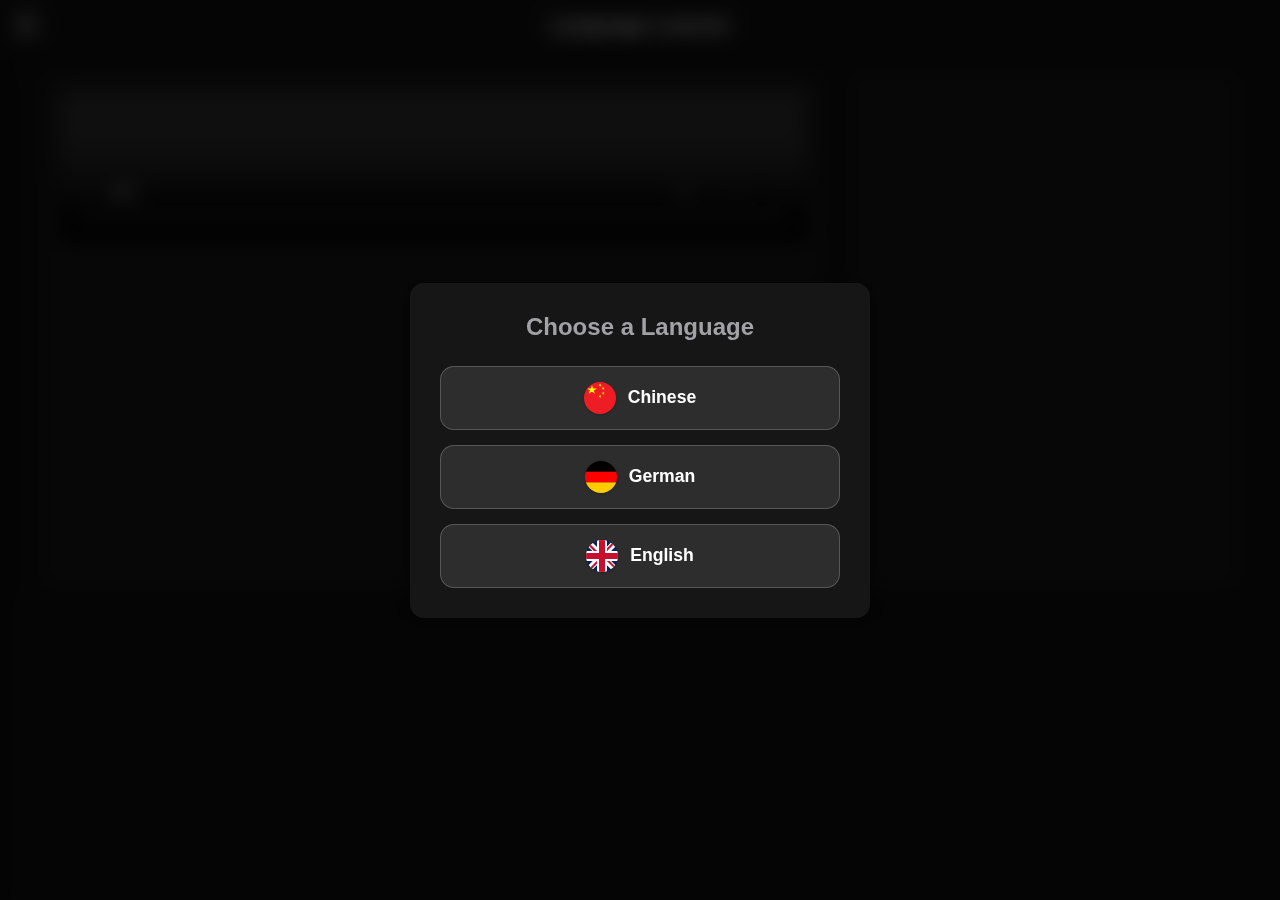
<file: index.html>
<!DOCTYPE html>
<html lang="en">
<head>
    <meta charset="UTF-8">
    <meta name="viewport" content="width=device-width, initial-scale=1.0">
    <title>Language Learner</title>
    <link rel="manifest" href="manifest.json">
    <link rel="stylesheet" href="style.css">
    <script src="libs/marked.js" type="module"></script>
</head>
<body>

    <header class="glass-header">
        <span id="menu-toggle" class="menu-toggle">☰</span>
        <h1>Language Learner</h1>
    </header>

    <div id="nav-drawer" class="nav-drawer glass-panel">
        <h2>Dashboard</h2>
        <ul id="main-nav-list">
            <li><a href="dashboard.html">View Progress</a></li>

            <li><a href="library.html">Library</a></li>

            <li>
                <!-- Using a <button> is better for JS actions that don't change the URL -->
                <button id="switch-language-btn">
                    <span id="current-language-indicator"></span> <!-- Flag and name will go here -->
                </button>
            </li>

        </ul>
        <hr class="nav-divider"> <!-- Optional: a nice visual separator -->
        <h2>Lessons</h2>
        <ul id="lesson-list"></ul>
    </div>

    <div id="drawer-overlay" class="drawer-overlay"></div>

    <main class="main-container">
        <div class="media-container glass-panel">
            <video id="media-player" controls></video> 
        </div>
        <div id="transcript-container" class="transcript-container glass-panel"></div>
    </main>

    <script src="db.js" type="module"></script> 
    <script src="app.js" type="module"></script>
    <script>
        if ('serviceWorker' in navigator) {
            window.addEventListener('load', () => {
                navigator.serviceWorker.register('sw.js')
                    .then(reg => console.log('SW registered:', reg.scope))
                    .catch(err => console.log('SW registration failed:', err));
            });
        }
    </script>

    <!-- This overlay will cover the screen for the language choice -->
    <div id="language-selector-overlay" class="language-selector-overlay hidden">
        <div class="language-selector-panel glass-panel">
            <h2>Choose a Language</h2>
            <ul id="language-list-modal">
                <!-- Language buttons will be dynamically inserted here by JS -->
                <!-- Example structure:
                <li>
                    <button data-lang-code="fr">
                        <span>🇫🇷</span> French
                    </button>
                </li>
                -->
            </ul>
        </div>
    </div>

</body>
</html>
</file>
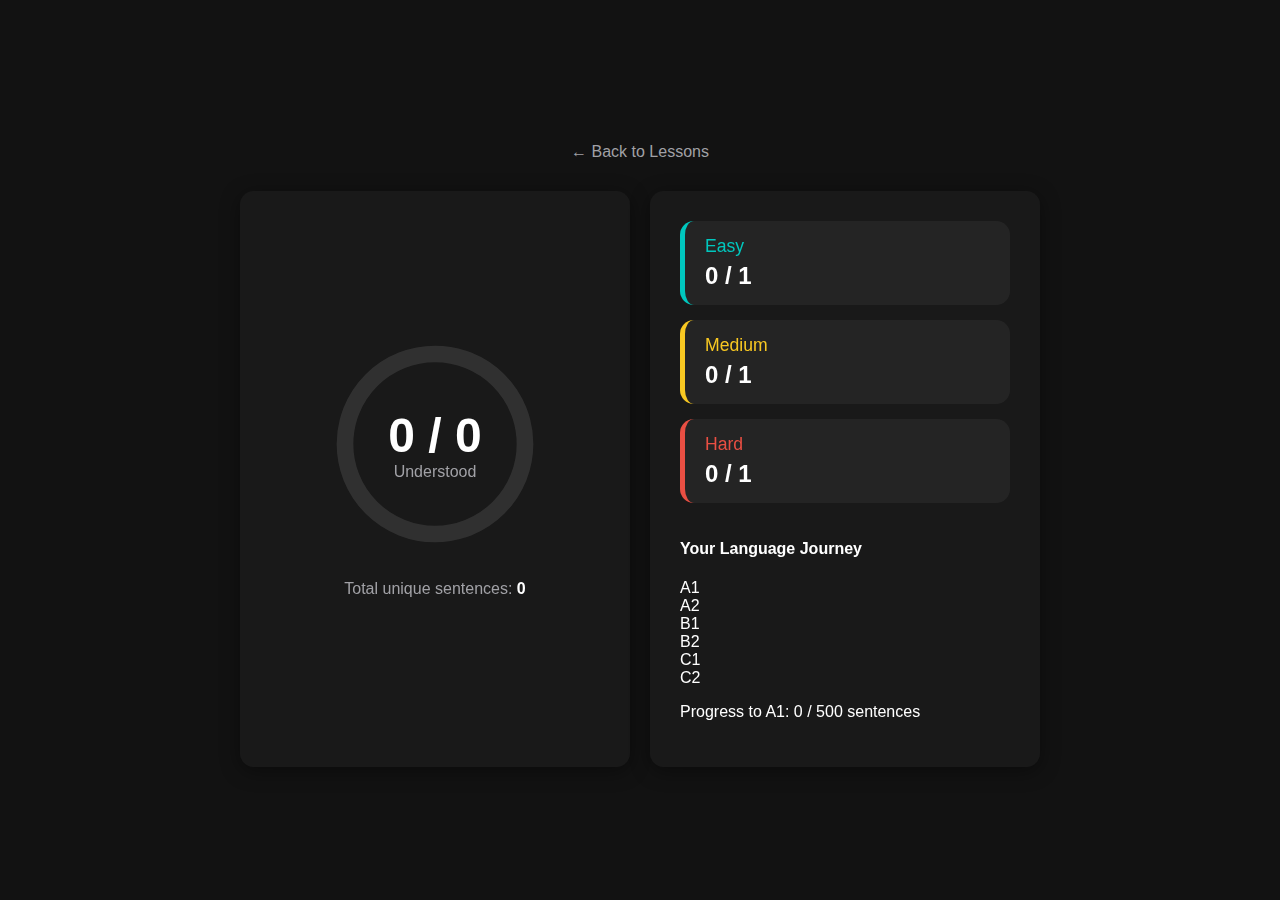
<file: dashboard.html>
<!DOCTYPE html>
<html lang="en">
<head>
    <meta charset="UTF-8">
    <meta name="viewport" content="width=device-width, initial-scale=1.0">
    <title>Learning Dashboard</title>
    <!-- Link to the new CSS file -->
    <link rel="stylesheet" href="dashboard.css">
</head>
<body>
    <a href="index.html" class="back-link">&larr; Back to Lessons</a>

    <!-- Main container for the dashboard layout -->
    <div class="dashboard-container">

        <!-- Left Panel: Global statistics and the progress circle -->
        <div class="panel global-stats-panel">
            
            <div class="progress-circle-container">
                <!-- SVG element for the circular graph -->
                <svg class="progress-circle-svg" viewBox="0 0 120 120">
                    <!-- The grey background circle -->
                    <circle class="progress-circle-bg" cx="60" cy="60" r="54"></circle>
                    <!-- The colored progress arc. We will manipulate this with JS. -->
                    <circle class="progress-circle-bar" cx="60" cy="60" r="54"></circle>
                </svg>

                <!-- The text overlay in the center of the circle -->
                <div class="progress-text">
                    <h2 id="understood-count">--</h2>
                    <p>Understood</p>
                </div>
            </div>

            <!-- Text below the circle for total sentence count -->
            <div class="total-sentences-text">
                <p>Total unique sentences: <span id="total-count">--</span></p>
            </div>
            
        </div>

        <!-- Right Panel: Lesson breakdown by difficulty -->
        <div class="panel lesson-stats-panel">
            
            <!-- Box for "Easy" lessons -->
            <div class="stat-box easy">
                <h3>Easy</h3>
                <p id="easy-lessons">-- / --</p>
            </div>

            <!-- Box for "Medium" lessons -->
            <div class="stat-box medium">
                <h3>Medium</h3>
                <p id="medium-lessons">-- / --</p>
            </div>
            
            <!-- Box for "Hard" lessons -->
            <div class="stat-box hard">
                <h3>Hard</h3>
                <p id="hard-lessons">-- / --</p>
            </div>

            <div class="journey-tracker">
                <h4>Your Language Journey</h4>
                <div class="journey-bar-container">
                    <div class="journey-track-bg"></div>
                    <div id="journey-track-progress" class="journey-track-progress"></div>
                    <div class="journey-milestones">
                        <!-- We will style and position these with CSS -->
                        <div class="milestone" data-level="A1"><span>A1</span></div>
                        <div class="milestone" data-level="A2"><span>A2</span></div>
                        <div class="milestone" data-level="B1"><span>B1</span></div>
                        <div class="milestone" data-level="B2"><span>B2</span></div>
                        <div class="milestone" data-level="C1"><span>C1</span></div>
                        <div class="milestone" data-level="C2"><span>C2</span></div>
                    </div>
                </div>
                <p id="journey-progress-text" class="journey-progress-text">Calculating...</p>
            </div>


        </div>

    </div>

    <!-- The spinner will be shown while data is loading -->
    <div id="loading-spinner" class="spinner-overlay">
        <div class="spinner"></div>
    </div>


    <!-- Important: Include db.js first, then dashboard.js. Both must be modules. -->
    <script src="db.js" type="module"></script>
    <script src="dashboard.js" type="module"></script>

</body>
</html>
</file>
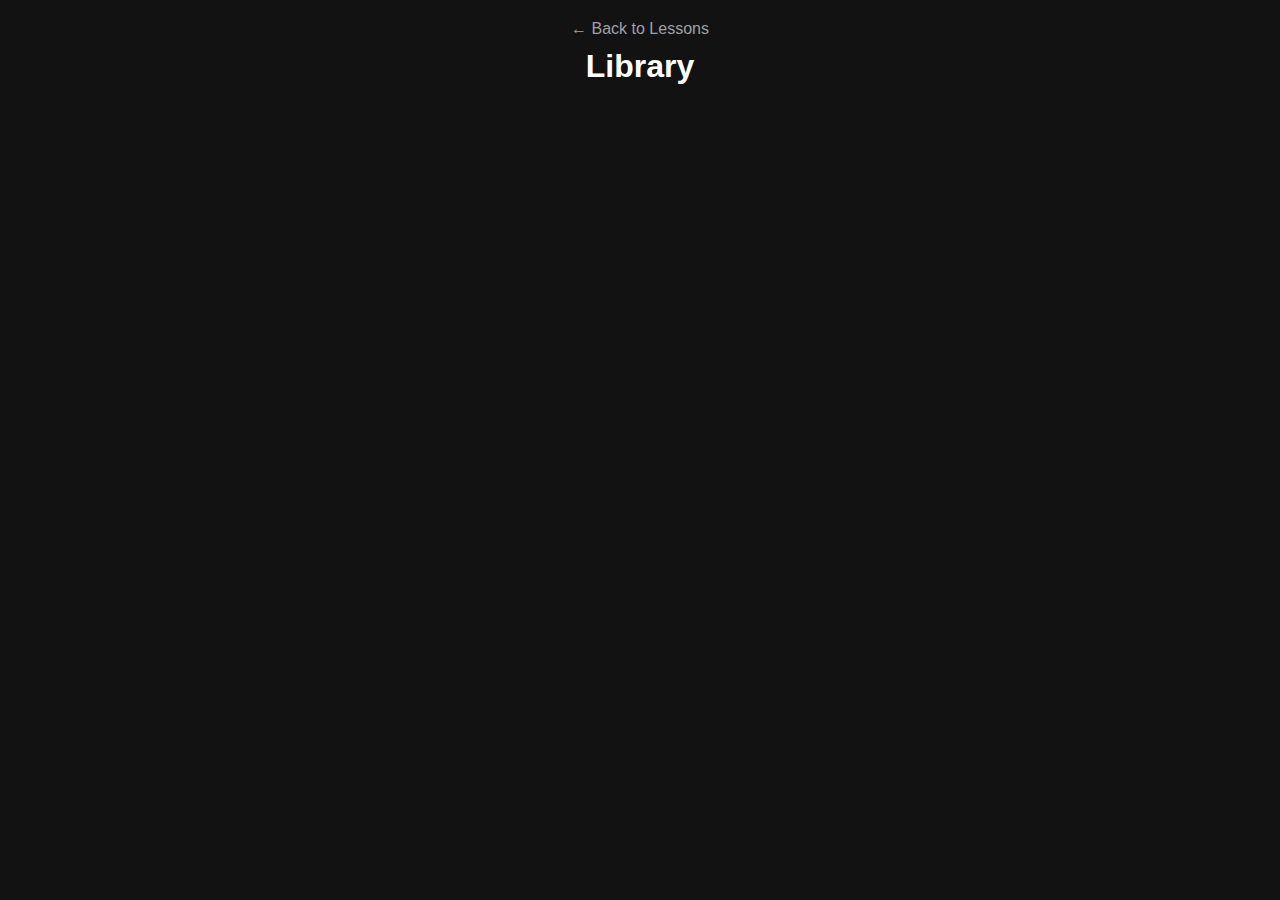
<file: library.html>
<!DOCTYPE html>
<html lang="en">
<head>
    <meta charset="UTF-8">
    <meta name="viewport" content="width=device-width, initial-scale=1.0">
    <title>Library - Language Learner</title>
    <link rel="stylesheet" href="library.css">
</head>
<body>

    <header class="library-header">
        <a href="index.html" class="back-link">&larr; Back to Lessons</a>
        <h1>Library</h1>
    </header>

    <main class="library-container">
        <!-- The lesson pack cards will be dynamically inserted here by library.js -->
        <div id="packs-container" class="packs-container">
            <!-- Example of a card structure (for reference):
            <div class="pack-card glass-panel">
                <div class="card-content">
                    <h3>Beginner Conversations 1-10</h3>
                    <p class="card-description">Master common greetings...</p>
                    <p class="card-info">10 Lessons</p>
                </div>
                <div class="card-action">
                    <button class="action-btn download">
                        <span class="btn-text">Download</span>
                        <span class="btn-icon">📥</span>
                    </button>
                </div>
            </div>
            -->
        </div>
        <div id="loading-indicator" class="loading-indicator">
            <div class="spinner"></div>
        </div>
    </main>

    <script src="db.js" type="module"></script>
    <script src="library.js" type="module"></script>

</body>
</html>
</file>
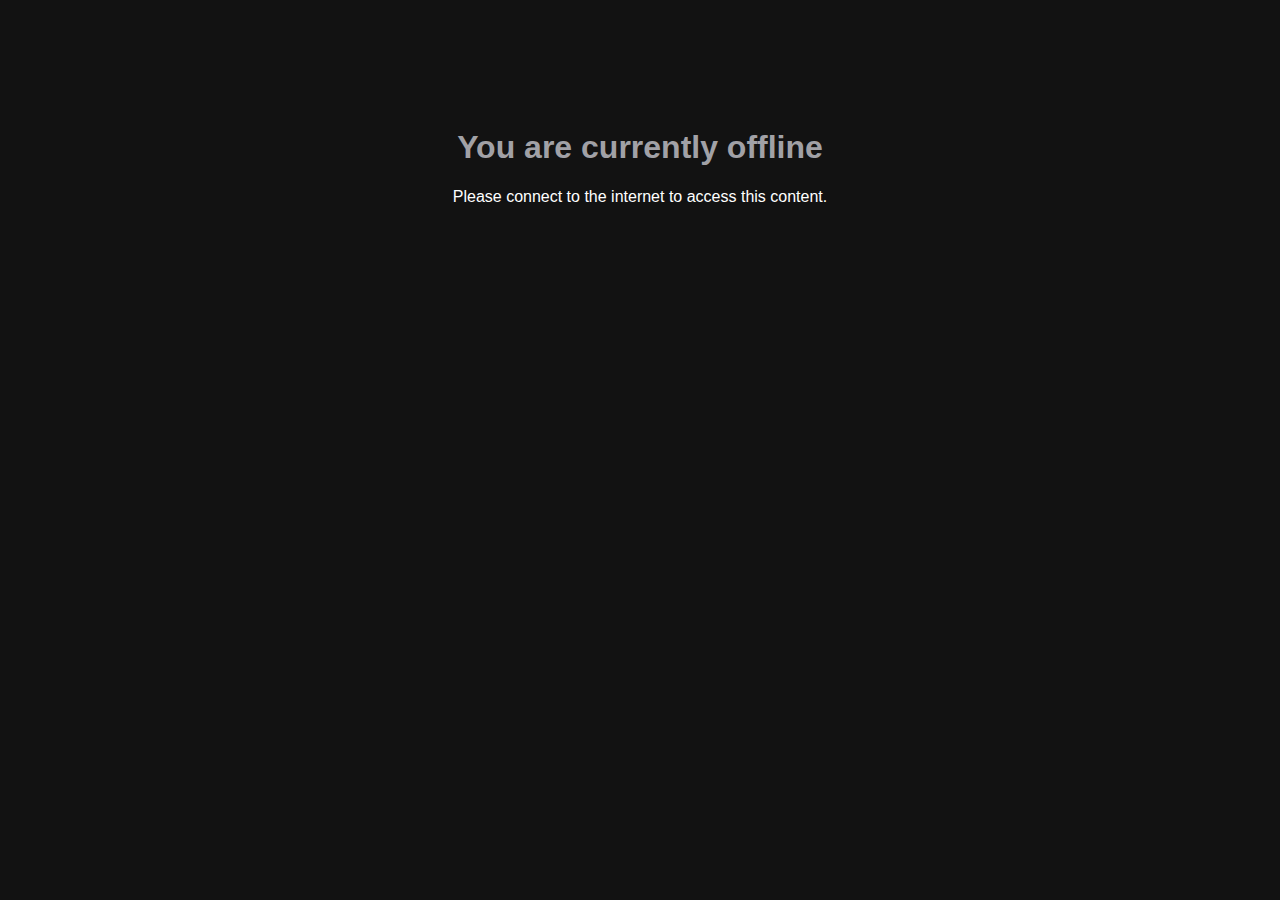
<file: offline.html>
<!DOCTYPE html>
<html lang="en">
<head>
    <meta charset="UTF-8">
    <meta name="viewport" content="width=device-width, initial-scale=1.0">
    <title>Offline</title>
    <style>
        body { font-family: sans-serif; background-color: #121212; color: white; text-align: center; padding-top: 100px; }
        h1 { color: #a1a1a6; }
    </style>
</head>
<body>
    <h1>You are currently offline</h1>
    <p>Please connect to the internet to access this content.</p>
</body>
</html>
</file>
<file: style.css>
:root {
    --bg-dark: #121212;
    --bg-panel: rgba(28, 28, 28, 0.8);
    --accent: #0A84FF;
    --text-primary: #ffffff;
    --text-secondary: #a1a1a6;
    --highlight: #ffd866;
    --radius: 14px;
    --shadow: 0 4px 20px rgba(0,0,0,0.4);
}

body {
    margin: 0;
    padding: 0;
    font-family: -apple-system, BlinkMacSystemFont, "Segoe UI", Roboto, Helvetica, Arial, sans-serif;
    background-color: var(--bg-dark);
    color: var(--text-primary);
    overflow-x: hidden;
}

/* Glassmorphism Panel */
.glass-panel {
    background: var(--bg-panel);
    backdrop-filter: blur(20px);
    -webkit-backdrop-filter: blur(20px);
    border-radius: var(--radius);
    /* Lesson Difficulty Indicator in Drawer */
    #lesson-list li {
        display: flex; /* Use flexbox to align dot and text */
        align-items: center;
        gap: 12px; /* Space between dot and text */
    }
    
    .difficulty-indicator {
        display: inline-block;
        width: 10px;
        height: 10px;
        border-radius: 50%;
        /* Prevents the dot from shrinking if the text is long */
        flex-shrink: 0; 
    }
    
    /* Colors to match the dashboard */
    .difficulty-indicator.easy {
        background-color: #00c7be; 
    }
    
    .difficulty-indicator.medium {
        background-color: #f8c822;
    }
    
    .difficulty-indicator.hard {
        background-color: #e94f43;
    }
    box-shadow: var(--shadow);
}

/* Header */
.glass-header {
    background: rgba(20, 20, 20, 0.7);
    backdrop-filter: blur(15px);
    -webkit-backdrop-filter: blur(15px);
    padding: 0.8rem 1rem;
    display: flex;
    align-items: center;
    justify-content: center;
    position: sticky;
    top: 0;
    z-index: 1100;
    /* Lesson Difficulty Indicator in Drawer */
    #lesson-list li {
        display: flex; /* Use flexbox to align dot and text */
        align-items: center;
        gap: 12px; /* Space between dot and text */
    }
    
    .difficulty-indicator {
        display: inline-block;
        width: 10px;
        height: 10px;
        border-radius: 50%;
        /* Prevents the dot from shrinking if the text is long */
        flex-shrink: 0; 
    }
    
    /* Colors to match the dashboard */
    .difficulty-indicator.easy {
        background-color: #00c7be; 
    }
    
    .difficulty-indicator.medium {
        background-color: #f8c822;
    }
    
    .difficulty-indicator.hard {
        background-color: #e94f43;
    }
}

header h1 {
    font-size: 1.3rem;
    font-weight: 600;
    margin: 0;
}

.menu-toggle {
    position: absolute;
    left: 15px;
    font-size: 1.6em;
    cursor: pointer;
    user-select: none;
    transition: transform 0.2s ease;
}
.menu-toggle:hover {
    transform: scale(1.1);
}

/* Drawer */
.nav-drawer {
    position: fixed;
    top: 0;
    left: 0;
    width: 300px;
    height: 100%;
    transform: translateX(-100%);
    transition: transform 0.4s ease;
    z-index: 1000;
    /* We add 60px of top padding and keep 20px on the other sides */
    padding: 60px 20px 20px 20px; 
    box-sizing: border-box; /* Good practice when adding padding */
    /* Lesson Difficulty Indicator in Drawer */
    #lesson-list li {
        display: flex; /* Use flexbox to align dot and text */
        align-items: center;
        gap: 12px; /* Space between dot and text */
    }
    
    .difficulty-indicator {
        display: inline-block;
        width: 10px;
        height: 10px;
        border-radius: 50%;
        /* Prevents the dot from shrinking if the text is long */
        flex-shrink: 0; 
    }
    
    /* Colors to match the dashboard */
    .difficulty-indicator.easy {
        background-color: #00c7be; 
    }
    
    .difficulty-indicator.medium {
        background-color: #f8c822;
    }
    
    .difficulty-indicator.hard {
        background-color: #e94f43;
    }
}
.nav-drawer.is-open {
    transform: translateX(0);
}
.nav-drawer h2 {
    margin-top: 0;
    font-size: 1.1rem;
    color: var(--text-secondary);
}
#lesson-list {
    list-style: none;
    padding: 0;
    margin: 0;
}
#lesson-list li {
    padding: 14px 12px;
    border-radius: var(--radius);
    cursor: pointer;
    transition: background-color 0.2s, transform 0.1s;
}
#lesson-list li:hover {
    background-color: rgba(255,255,255,0.05);
    /* Lesson Difficulty Indicator in Drawer */
    #lesson-list li {
        display: flex; /* Use flexbox to align dot and text */
        align-items: center;
        gap: 12px; /* Space between dot and text */
    }
    
    .difficulty-indicator {
        display: inline-block;
        width: 10px;
        height: 10px;
        border-radius: 50%;
        /* Prevents the dot from shrinking if the text is long */
        flex-shrink: 0; 
    }
    
    /* Colors to match the dashboard */
    .difficulty-indicator.easy {
        background-color: #00c7be; 
    }
    
    .difficulty-indicator.medium {
        background-color: #f8c822;
    }
    
    .difficulty-indicator.hard {
        background-color: #e94f43;
    }
}
#lesson-list li.active {
    background-color: rgba(10,132,255,0.15);
    font-weight: 600;
    color: var(--accent);
}

/* Overlay */
.drawer-overlay {
    position: fixed;
    /* Lesson Difficulty Indicator in Drawer */
    #lesson-list li {
        display: flex; /* Use flexbox to align dot and text */
        align-items: center;
        gap: 12px; /* Space between dot and text */
    }
    
    .difficulty-indicator {
        display: inline-block;
        width: 10px;
        height: 10px;
        border-radius: 50%;
        /* Prevents the dot from shrinking if the text is long */
        flex-shrink: 0; 
    }
    
    /* Colors to match the dashboard */
    .difficulty-indicator.easy {
        background-color: #00c7be; 
    }
    
    .difficulty-indicator.medium {
        background-color: #f8c822;
    }
    /* Lesson Difficulty Indicator in Drawer */
    #lesson-list li {
        display: flex; /* Use flexbox to align dot and text */
        align-items: center;
        gap: 12px; /* Space between dot and text */
    }
    
    .difficulty-indicator {
        display: inline-block;
        width: 10px;
        height: 10px;
        border-radius: 50%;
        /* Prevents the dot from shrinking if the text is long */
        flex-shrink: 0; 
    }
    
    /* Colors to match the dashboard */
    .difficulty-indicator.easy {
        background-color: #00c7be; 
    }
    
    .difficulty-indicator.medium {
        background-color: #f8c822;
    }
    
    .difficulty-indicator.hard {
        background-color: #e94f43;
    }
    
    .difficulty-indicator.hard {
        background-color: #e94f43;
    }
    top: 0;
    left: 0;
    width: 100%;
    height: 100%;
    background-color: rgba(0,0,0,0.5);
    z-index: 999;
    display: none;
    opacity: 0;
    transition: opacity 0.3s ease;
}
.drawer-overlay.is-open {
    display: block;
    opacity: 1;
}

/* Main Layout */
.main-container {
    display: flex;
    flex-wrap: wrap;
    padding: 20px;
    gap: 20px;
    max-width: 1200px;
    margin: auto;
}

.media-container {
    flex: 2;
    min-width: 300px;
    display: flex;
    flex-direction: column;
    padding: 20px;
}

.album-art {
    width: 100%;
    border-radius: var(--radius);
    object-fit: cover;
    box-shadow: var(--shadow);
}

audio {
    width: 100%;
    margin-top: 15px;
}

/* Transcript */
.transcript-container {
    flex: 1;
    min-width: 300px;
    height: 500px;
    overflow-y: auto;
    padding: 10px;
}

.cue-item {
    margin-bottom: 10px;
    border-radius: var(--radius);
    overflow: hidden;
    transition: transform 0.2s ease;
}
.cue-item:hover {
    transform: translateY(-2px);
}

.cue-main {
    display: flex;
    justify-content: space-between;
    align-items: center;
    padding: 12px;
    cursor: pointer;
    background-color: rgba(255,255,255,0.02);
    transition: background-color 0.3s ease;
}
.cue-main:hover {
    background-color: rgba(255,255,255,0.05);
}
.cue-main.active {
    background-color: var(--highlight);
    color: #000;
    font-weight: 600;
}

.cue-text {
    margin: 0;
    flex-grow: 1;
}

.cue-toggle {
    display: inline-block;
    transform: rotate(0deg);
    transition: transform 0.3s ease, background-color 0.2s;
    border-radius: 50%;
    padding: 4px;
}
.cue-toggle:hover {
    background-color: rgba(255,255,255,0.1);
}
.cue-toggle.open {
    transform: rotate(180deg);
}

.cue-explanation {
    display: none;
    padding: 15px;
    background-color: rgba(255,255,255,0.03);
    font-size: 0.9em;
    color: var(--text-secondary);
    line-height: 1.6;
}
.cue-explanation.visible {
    display: block;
    animation: fadeIn 0.3s ease;
}

@keyframes fadeIn {
    from {opacity: 0;}
    to {opacity: 1;}
}


/* Lesson Difficulty Indicator in Drawer */
#lesson-list li {
    display: flex; /* Use flexbox to align dot and text */
    align-items: center;
    gap: 12px; /* Space between dot and text */
}

.difficulty-indicator {
    display: inline-block;
    width: 10px;
    height: 10px;
    border-radius: 50%;
    /* Prevents the dot from shrinking if the text is long */
    flex-shrink: 0; 
}

/* Colors to match the dashboard */
.difficulty-indicator.easy {
    background-color: #00c7be; 
}

.difficulty-indicator.medium {
    background-color: #f8c822;
}

.difficulty-indicator.hard {
    background-color: #e94f43;
}

/* Styling for the new nav list in the drawer */
#main-nav-list {
    list-style: none;
    padding: 0;
    margin: 0 0 15px 0;
}

#main-nav-list li a {
    display: block; /* Makes the entire area clickable */
    padding: 14px 12px;
    border-radius: var(--radius);
    text-decoration: none;
    color: var(--text-primary);
    font-weight: 500;
    transition: background-color 0.2s;
}

#main-nav-list li a:hover {
    background-color: rgba(255, 255, 255, 0.05);
}

.nav-divider {
    border: none;
    height: 1px;
    background-color: rgba(255, 255, 255, 0.1);
    margin: 20px 0;
}

/* == Language Selector Modal == */

.language-selector-overlay {
    position: fixed;
    top: 0;
    left: 0;
    width: 100%;
    height: 100%;
    background-color: rgba(0, 0, 0, 0.7);
    backdrop-filter: blur(10px);
    -webkit-backdrop-filter: blur(10px);
    z-index: 1200; /* Higher than the header and drawer */
    display: flex;
    justify-content: center;
    align-items: center;
    opacity: 1;
    transition: opacity 0.3s ease-in-out;
}

/* The class that hides the modal */
.language-selector-overlay.hidden {
    opacity: 0;
    pointer-events: none; /* Prevents interaction when hidden */
}

.language-selector-panel {
    width: 90%;
    max-width: 400px;
    padding: 30px;
    text-align: center;
}

.language-selector-panel h2 {
    margin-top: 0;
    margin-bottom: 25px;
    color: var(--text-secondary);
}

#language-list-modal {
    list-style: none;
    padding: 0;
    margin: 0;
    display: flex;
    flex-direction: column;
    gap: 15px; /* Space between language buttons */
}

#language-list-modal button {
    display: flex;
    align-items: center;
    justify-content: center;
    gap: 12px;
    width: 100%;
    padding: 15px;
    font-size: 1.1rem;
    font-weight: 600;
    color: var(--text-primary);
    background-color: rgba(255, 255, 255, 0.1);
    border: 1px solid rgba(255, 255, 255, 0.2);
    border-radius: var(--radius);
    cursor: pointer;
    transition: background-color 0.2s, transform 0.1s;
}

#language-list-modal button:hover {
    background-color: rgba(255, 255, 255, 0.2);
    transform: scale(1.02);
}

#language-list-modal button span {
    font-size: 1.5rem; /* Makes the flag emoji larger */
}

/* == Language Switcher Button in Nav Drawer == */

/* Reset default button styles to make it look like our nav links */
#switch-language-btn {
    /* Resetting */
    background: none;
    border: none;
    padding: 0;
    margin: 0;
    font: inherit;
    color: inherit;
    cursor: pointer;

    /* Styling */
    display: flex; /* Use flex to align the flag and text */
    align-items: center;
    width: 100%;
    text-align: left;
    padding: 14px 12px;
    border-radius: var(--radius);
    transition: background-color 0.2s;
}

#switch-language-btn:hover {
    background-color: rgba(255, 255, 255, 0.05);
}

#current-language-indicator {
    display: flex;
    align-items: center;
    gap: 10px; /* Space between flag and language name */
    font-weight: 500;
}

/* == Flag Icon Styling == */
.flag-icon {
    width: 24px;   /* Or your desired size */
    height: 24px;
    border-radius: 50%; /* Makes them circular and neat */
    object-fit: cover;    /* Ensures the flag image fills the circle */
    vertical-align: middle; /* Helps with inline alignment */
    box-shadow: 0 1px 3px rgba(0,0,0,0.2); /* Optional: adds a nice depth */
}

/* Specific adjustment for the flag in the language modal buttons */
#language-list-modal button .flag-icon {
    width: 32px;
    height: 32px;
}

/* == Lesson List Layout & Offline Indicator == */

/* Update the main <li> to handle the new internal structure */
#lesson-list li {
    display: flex;
    align-items: center;
    gap: 12px;
}

/* Container for the lesson title, allows it to grow and shrink */
.lesson-title-container {
    flex-grow: 1; /* This makes it take up all available space */
    /* The next two lines prevent long titles from breaking the layout */
    min-width: 0; 
}

.lesson-title {
    /* These properties handle text that is too long by adding '...' */
    display: block;
    white-space: nowrap;
    overflow: hidden;
    text-overflow: ellipsis;
}

/* Container for all status icons, aligned to the right */
.lesson-icons-container {
    display: flex;
    align-items: center;
    gap: 8px;
    flex-shrink: 0; /* Prevents the icon container from shrinking */
}

/* Styling for the offline icon */
.offline-icon {
    font-size: 0.9em;
    opacity: 0.7;
}

/* --- Add this code to the end of your file --- */

/* == Mode Toggle Switch == */
.mode-toggle-container {
    display: flex;
    justify-content: center;
    align-items: center;
    gap: 12px;
    padding: 15px;
    background-color: rgba(255, 255, 255, 0.05);
    border-bottom: 1px solid rgba(255, 255, 255, 0.1);
    position: sticky; /* Makes it stick to the top of the transcript container */
    top: 0;
    z-index: 10; /* Ensures it stays above the cue items when scrolling */
    backdrop-filter: blur(10px);
    -webkit-backdrop-filter: blur(10px);
}

.mode-label {
    font-weight: 600;
    color: var(--text-secondary);
    user-select: none;
}

/* The switch container */
.switch {
    position: relative;
    display: inline-block;
    width: 50px;
    height: 28px;
}

/* Hide the default HTML checkbox */
.switch input {
    opacity: 0;
    width: 0;
    height: 0;
}

/* The slider track */
.slider {
    position: absolute;
    cursor: pointer;
    top: 0;
    left: 0;
    right: 0;
    bottom: 0;
    background-color: #333;
    transition: .4s;
    border-radius: 28px;
}

/* The sliding knob */
.slider:before {
    position: absolute;
    content: "";
    height: 20px;
    width: 20px;
    left: 4px;
    bottom: 4px;
    background-color: white;
    transition: .4s;
    border-radius: 50%;
}

/* When the checkbox is checked, change the background color and move the knob */
input:checked + .slider {
    background-color: var(--accent);
}

input:checked + .slider:before {
    transform: translateX(22px);
}

/* == Quiz Mode UI & Feedback Styles == */

/* Use a parent class on the transcript container to control visibility */
/* By default, hide the quiz UI when in study mode */
.study-mode .quiz-ui {
    display: none;
}

/* Hide the normal sentence text when in quiz mode */
.quiz-mode .cue-text {
    display: none;
}

/* --- Quiz Input and Button --- */
.quiz-input-container {
    padding: 10px;
}

.quiz-input {
    width: 100%;
    padding: 12px;
    font-size: 1rem;
    font-family: inherit; /* Use the same font as the rest of the app */
    background-color: rgba(0, 0, 0, 0.2);
    border: 2px solid rgba(255, 255, 255, 0.2);
    border-radius: 10px;
    color: var(--text-primary);
    box-sizing: border-box; /* Important for correct sizing */
    transition: border-color 0.3s ease;
}

.quiz-input:focus {
    outline: none;
    border-color: var(--accent);
}

.check-btn {
    display: block;
    width: 100px;
    margin: 10px 0 0 auto; /* Aligns the button to the right */
    padding: 8px 12px;
    font-size: 0.9rem;
    font-weight: 600;
    color: white;
    background-color: var(--accent);
    border: none;
    border-radius: 8px;
    cursor: pointer;
    transition: background-color 0.2s;
}

.check-btn:hover {
    background-color: #0077e6;
}

.check-btn:disabled {
    background-color: #555;
    cursor: not-allowed;
    opacity: 0.7;
}


/* --- Feedback Styles --- */

/* Initially hide the correct answer text */
.correct-answer-text {
    display: none;
    padding: 0 12px 12px 12px;
    font-weight: 600;
}

/* When a cue item is marked as correct */
.cue-item.correct .quiz-input {
    border-color: var(--accent-easy); /* Green border */
    background-color: rgba(0, 199, 190, 0.1);
}
.cue-item.correct .check-btn {
    display: none; /* Hide the check button after a correct answer */
}

/* When a cue item is marked as incorrect */
.cue-item.incorrect .quiz-input {
    border-color: var(--accent-hard); /* Red border */
    background-color: rgba(233, 79, 67, 0.1);
}
/* Show the correct answer text when incorrect */
.cue-item.incorrect .correct-answer-text {
    display: block;
    color: var(--accent-easy);
}
</file>
<file: dashboard.css>
/* dashboard.css */

/* Re-use the same theme variables from the main app for consistency */
:root {
    --bg-dark: #121212;
    --bg-panel: rgba(28, 28, 28, 0.8);
    --accent-easy: #00c7be;
    --accent-medium: #f8c822;
    --accent-hard: #e94f43;
    --text-primary: #ffffff;
    --text-secondary: #a1a1a6;
    --radius: 14px;
    --shadow: 0 4px 20px rgba(0,0,0,0.4);
}

body {
    margin: 0;
    padding: 20px;
    font-family: -apple-system, BlinkMacSystemFont, "Segoe UI", Roboto, Helvetica, Arial, sans-serif;
    background-color: var(--bg-dark);
    color: var(--text-primary);
    display: flex;
    flex-direction: column; /* This is the key change */
    justify-content: center;
    align-items: center;
    min-height: calc(100vh - 40px);
}

/* Main Dashboard Layout */
.dashboard-container {
    display: flex;
    flex-wrap: wrap; /* Allows panels to stack on smaller screens */
    gap: 20px;
    width: 100%;
    max-width: 800px;
}

/* Generic Panel Styling */
.panel {
    background: var(--bg-panel);
    backdrop-filter: blur(20px);
    -webkit-backdrop-filter: blur(20px);
    border-radius: var(--radius);
    box-shadow: var(--shadow);
    padding: 30px;
    flex: 1;
    min-width: 300px; /* Ensures panels don't get too squished */
}

/* Left Panel: Global Stats */
.global-stats-panel {
    display: flex;
    flex-direction: column;
    align-items: center;
    justify-content: center;
}

.progress-circle-container {
    position: relative;
    width: 200px;
    height: 200px;
    margin-bottom: 20px;
}

.progress-circle-svg {
    width: 100%;
    height: 100%;
    /* Start the circle from the top (12 o'clock) instead of the side (3 o'clock) */
    transform: rotate(-90deg);
}

.progress-circle-bg, .progress-circle-bar {
    fill: none;
    stroke-width: 10;
}

.progress-circle-bg {
    stroke: rgba(255, 255, 255, 0.1); /* The grey track */
}

.progress-circle-bar {
    stroke: var(--accent-easy); /* The progress color */
    stroke-linecap: round; /* Makes the end of the line rounded */
    /* Add a smooth transition for when the value changes */
    transition: stroke-dashoffset 0.8s ease-out;
}

.progress-text {
    position: absolute;
    top: 0;
    left: 0;
    width: 100%;
    height: 100%;
    display: flex;
    flex-direction: column;
    justify-content: center;
    align-items: center;
    text-align: center;
}

.progress-text h2 {
    margin: 0;
    font-size: 3rem;
    font-weight: 600;
}

.progress-text p {
    margin: 0;
    color: var(--text-secondary);
    font-size: 1rem;
}

.total-sentences-text {
    color: var(--text-secondary);
}
.total-sentences-text span {
    color: var(--text-primary);
    font-weight: 600;
}

/* Right Panel: Lesson Stats */
.lesson-stats-panel {
    display: flex;
    flex-direction: column;
    justify-content: center;
    gap: 15px;
}

.stat-box {
    background-color: rgba(255, 255, 255, 0.05);
    padding: 15px 20px;
    border-radius: var(--radius);
    border-left: 5px solid;
    transition: transform 0.2s ease;
}

.stat-box:hover {
    transform: scale(1.03);
}

.stat-box h3 {
    margin: 0 0 5px 0;
    font-size: 1.1rem;
    font-weight: 500;
}

.stat-box p {
    margin: 0;
    font-size: 1.5rem;
    font-weight: 600;
    color: var(--text-primary);
}

/* Color coding for each difficulty */
.stat-box.easy {
    border-left-color: var(--accent-easy);
}
.stat-box.easy h3 { color: var(--accent-easy); }

.stat-box.medium {
    border-left-color: var(--accent-medium);
}
.stat-box.medium h3 { color: var(--accent-medium); }

.stat-box.hard {
    border-left-color: var(--accent-hard);
}
.stat-box.hard h3 { color: var(--accent-hard); }


/* Loading Spinner Styles */
.spinner-overlay {
    position: fixed;
    top: 0;
    left: 0;
    width: 100%;
    height: 100%;
    background-color: rgba(0, 0, 0, 0.7);
    display: flex;
    justify-content: center;
    align-items: center;
    z-index: 1000;
    opacity: 1;
    transition: opacity 0.3s ease;
}

.spinner {
    width: 50px;
    height: 50px;
    border: 5px solid rgba(255, 255, 255, 0.3);
    border-top-color: var(--text-primary);
    border-radius: 50%;
    animation: spin 1s linear infinite;
}

/* Hide the spinner by default with a class */
.spinner-overlay.hidden {
    opacity: 0;
    pointer-events: none;
}

@keyframes spin {
    to {
        transform: rotate(360deg);
    }
}

/* Style for the 'Back to Lessons' link */
.back-link {
    display: block;
    max-width: 800px;
    margin: 0 auto 20px auto; /* Center it with the dashboard */
    padding: 10px 0;
    color: var(--text-secondary);
    text-decoration: none;
    font-weight: 500;
    transition: color 0.2s;
}

.back-link:hover {
    color: var(--text-primary);
}
</file>
<file: library.css>
/* library.css */

/* Re-use the same theme variables from the main app for consistency */
:root {
    --bg-dark: #121212;
    --bg-panel: rgba(28, 28, 28, 0.8);
    --accent: #0A84FF;
    --text-primary: #ffffff;
    --text-secondary: #a1a1a6;
    --highlight: #ffd866;
    --radius: 14px;
    --shadow: 0 4px 20px rgba(0,0,0,0.4);
    
    /* Colors for download states */
    --accent-easy: #00c7be;
    --accent-medium: #f8c822;
    --accent-hard: #e94f43;
}

body {
    margin: 0;
    padding: 20px;
    font-family: -apple-system, BlinkMacSystemFont, "Segoe UI", Roboto, Helvetica, Arial, sans-serif;
    background-color: var(--bg-dark);
    color: var(--text-primary);
}

/* --- Header --- */
.library-header {
    max-width: 900px;
    margin: 0 auto 30px auto;
    text-align: center;
}

.library-header h1 {
    margin: 0;
    font-size: 2rem;
}

.back-link {
    display: block;
    margin-bottom: 10px;
    color: var(--text-secondary);
    text-decoration: none;
    font-weight: 500;
    transition: color 0.2s;
}
.back-link:hover {
    color: var(--text-primary);
}


/* --- Main Layout & Cards --- */
.library-container {
    max-width: 900px;
    margin: 0 auto;
}

.packs-container {
    display: grid;
    grid-template-columns: repeat(auto-fill, minmax(280px, 1fr));
    gap: 25px;
}

.pack-card {
    background: var(--bg-panel);
    backdrop-filter: blur(20px);
    -webkit-backdrop-filter: blur(20px);
    border-radius: var(--radius);
    box-shadow: var(--shadow);
    display: flex;
    flex-direction: column;
    justify-content: space-between;
    padding: 25px;
    transition: transform 0.2s ease;
}

.pack-card:hover {
    transform: translateY(-5px);
}

.card-content h3 {
    margin-top: 0;
    font-size: 1.3rem;
}

.card-description {
    color: var(--text-secondary);
    font-size: 0.95rem;
    line-height: 1.5;
    margin-bottom: 20px;
}

.card-info {
    font-weight: 600;
    color: var(--accent);
    margin-bottom: 25px;
}


/* --- Action Buttons & States --- */
.card-action {
    margin-top: auto; /* Pushes the button to the bottom */
}

.action-btn {
    width: 100%;
    padding: 12px;
    font-size: 1rem;
    font-weight: 600;
    border-radius: 10px;
    border: none;
    cursor: pointer;
    transition: background-color 0.2s, color 0.2s, opacity 0.3s;
    position: relative;
    overflow: hidden; /* For progress bar */
    display: flex;
    justify-content: center;
    align-items: center;
    gap: 8px;
}

/* State 1: Default (Download / Get) */
.action-btn.download {
    background-color: var(--accent);
    color: white;
}
.action-btn.download:hover {
    background-color: #0077e6;
}

/* State 2: Paid */
.action-btn.paid {
    background-color: var(--accent-easy);
    color: black;
}
.action-btn.paid:hover {
    background-color: #00e0d4;
}

/* State 3: Downloading (Progress) */
.action-btn.downloading {
    background-color: #444;
    color: var(--text-primary);
    cursor: not-allowed;
}
.progress-bar {
    position: absolute;
    top: 0;
    left: 0;
    height: 100%;
    width: 0%; /* Will be set by JS */
    background-color: var(--accent);
    opacity: 0.5;
    transition: width 0.2s linear;
}

/* State 4: Downloaded (Complete) */
.action-btn.downloaded {
    background-color: transparent;
    border: 2px solid var(--accent-easy);
    color: var(--accent-easy);
    cursor: default;
}

/* State 5: Error */
.action-btn.error {
    background-color: var(--accent-hard);
    color: white;
}

/* Secondary "delete" button */
.delete-btn {
    font-size: 0.8em;
    color: var(--text-secondary);
    background: none;
    border: none;
    cursor: pointer;
    margin-top: 10px;
    display: block;
    width: 100%;
    text-align: center;
}
.delete-btn:hover {
    color: var(--accent-hard);
    text-decoration: underline;
}


/* --- Loading Spinner --- */
.loading-indicator {
    display: none; /* Hidden by default */
    justify-content: center;
    padding: 40px;
}
.loading-indicator.visible {
    display: flex;
}
.spinner {
    width: 40px;
    height: 40px;
    border: 4px solid rgba(255, 255, 255, 0.2);
    border-top-color: var(--text-primary);
    border-radius: 50%;
    animation: spin 1s linear infinite;
}
@keyframes spin {
    to { transform: rotate(360deg); }
}

/* library.css */
.header-main {
    display: flex;
    justify-content: center;
    align-items: center;
    gap: 15px;
}
.refresh-btn {
    background: none;
    border: none;
    font-size: 1.8rem;
    color: var(--text-secondary);
    cursor: pointer;
    transition: color 0.2s, transform 0.3s;
    padding: 0;
}
.refresh-btn:hover {
    color: var(--text-primary);
}
.refresh-btn:active {
    transform: rotate(180deg);
}
</file>
